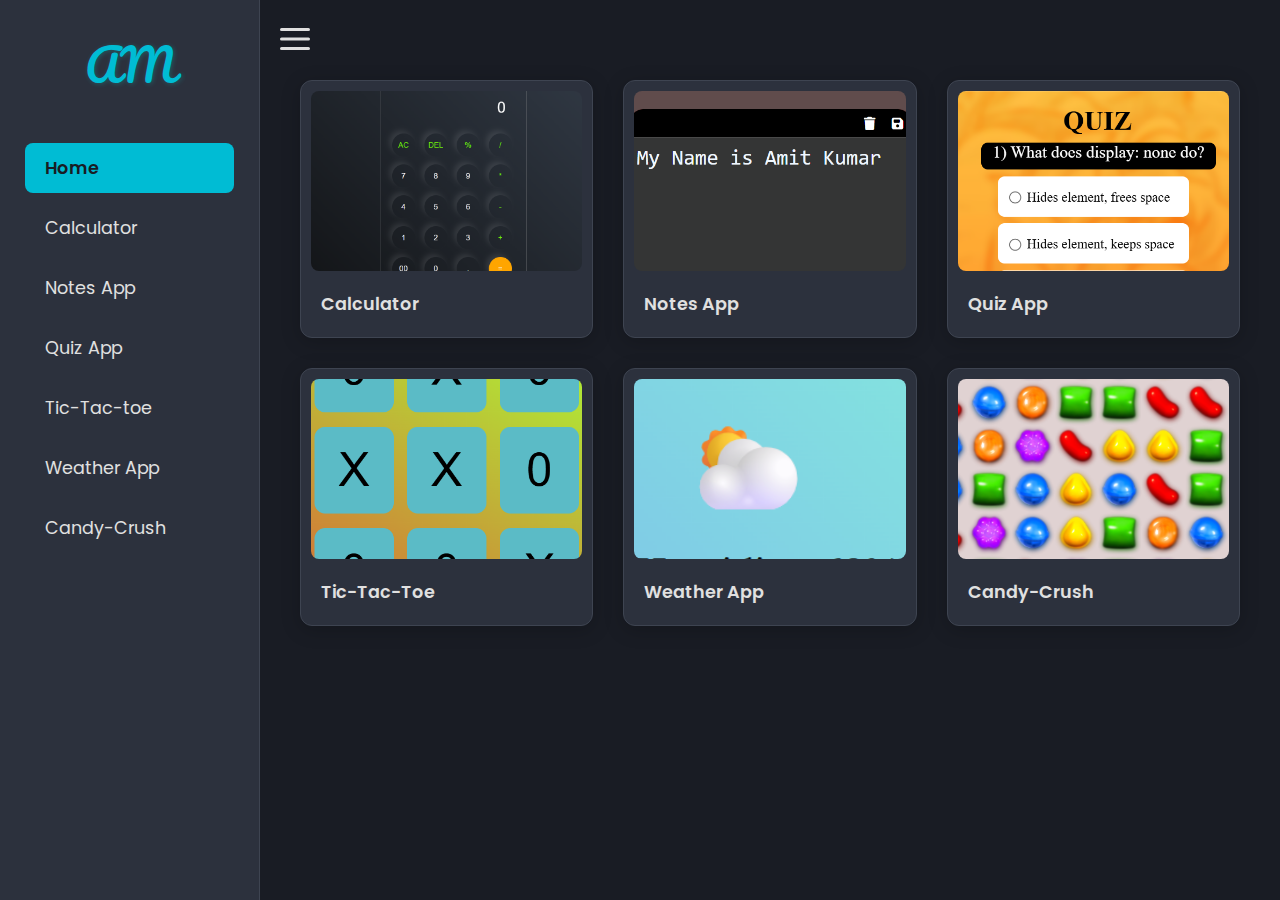
<file: index.html>
<!DOCTYPE html>
<html lang="en">
<head>
    <meta charset="UTF-8">
    <meta name="viewport" content="width=device-width, initial-scale=1.0">
    <title>Projects</title>
    <link href="https://fonts.googleapis.com/css2?family=Poppins:wght@300;400;600&family=Pacifico&display=swap" rel="stylesheet">
    <link rel="stylesheet" href="./style.css">
</head>
<body>

    <div class="page-container">
        <div class="menu-toggle">
            <div class="bar"></div>
            <div class="bar"></div>
            <div class="bar"></div>
        </div>

        <nav class="sidebar">
            <div class="sidebar-header">
                <div class="logo">AM</div>
            </div>
            <ul class="nav-links">
                <li><a href="#home" class="nav-link active">Home</a></li>
                <li><a href="./calculator/index.html" class="nav-link"> Calculator</a></li>
                <li><a href="./notesapp/index.html" class="nav-link"> Notes App</a></li>
                <li><a href="./quizapp/index.html" class="nav-link">Quiz App</a></li>
                <li><a href="./tic_tac_toe/index.html" class="nav-link">Tic-Tac-toe</a></li>
                <li><a href="./weatheer/index.html" class="nav-link">Weather App</a></li>
                <li><a href="./candy-crush/index.html" class="nav-link">Candy-Crush</a></li>
            </ul>
        </nav>

        <main class="content-area">
            <div class="home-section">
                <div class="project-grid">
                    <a href="./calculator/index.html" class="project-card">
                        <div class="image-container"><img src="./images/calcul.png" height="1000px" width="100px" alt="Calculator"></div>
                        <span> Calculator</span>
                    </a>
                    <a href="./notesapp/index.html" class="project-card">
                        <div class="image-container"><img src="./images/Notes.png" alt="Notes App"></div>
                        <span>Notes App</span>
                    </a>
                    <a href="./quizapp/index.html" class="project-card">
                        <div class="image-container"><img src="./images/quiz.png" alt="Quiz App"></div>
                        <span> Quiz App</span>
                    </a>
                    <a href="./tic_tac_toe/index.html" class="project-card">
                        <div class="image-container"><img src="./images/tic-tac.png" alt="Tic-Tac_toe"></div>
                        <span>Tic-Tac-Toe</span>
                    </a>
                    <a href="./weatheer/index.html" class="project-card">
                        <div class="image-container"><img src="./images/weather.png" alt="Weather App"></div>
                        <span>Weather App</span>
                    </a>
                    <a href="./candy-crush/index.html" class="project-card">
                        <div class="image-container"><img src="./images/candy.png" alt="Candy-Crush"></div>
                        <span>Candy-Crush</span>
                    </a>
                </div>
            </div>
            <iframe id="project-frame" src=""></iframe>
        </main>
    </div>
<script src="./script.js"></script>

</body>
</html>
</file>
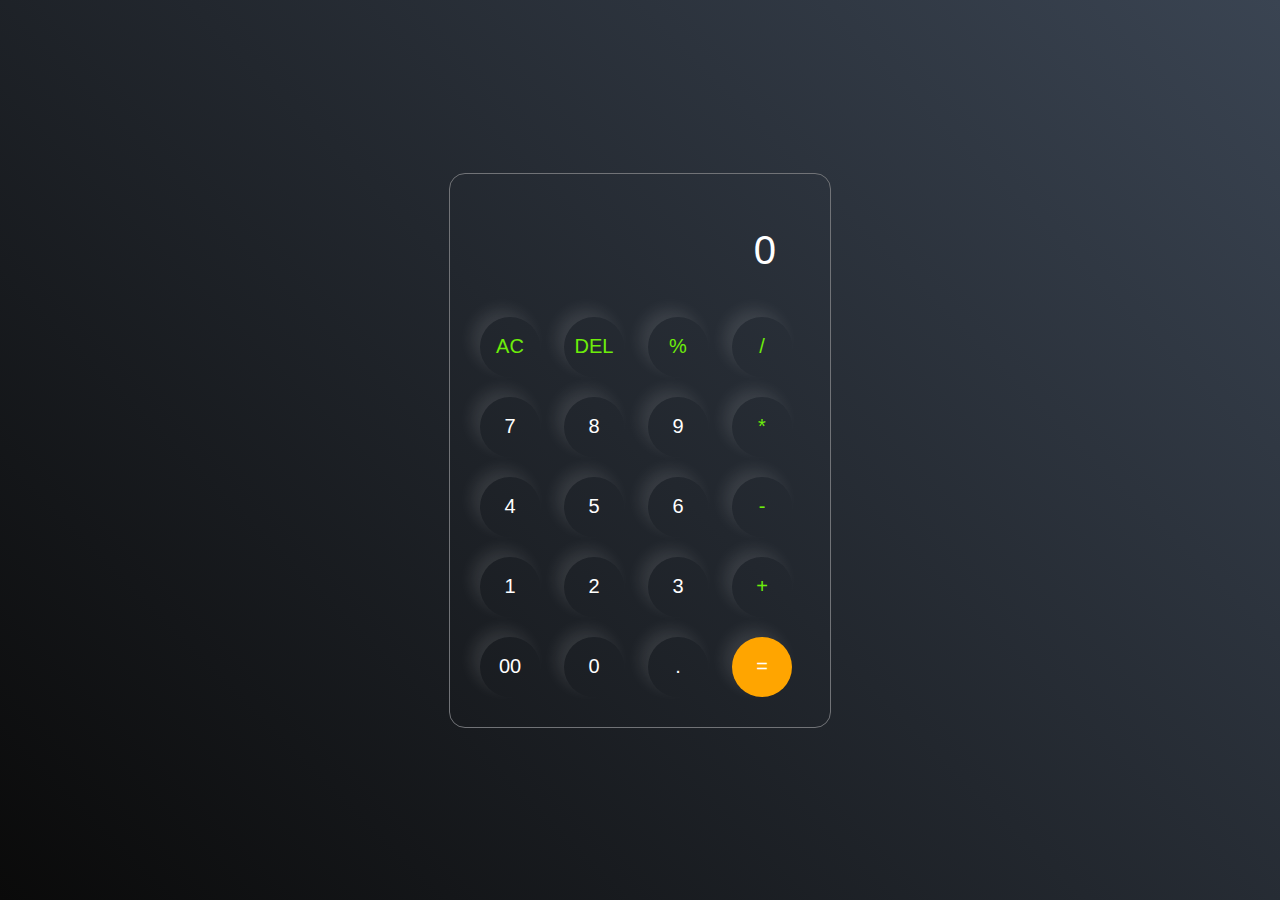
<file: calculator/index.html>
<!DOCTYPE html>
<html lang="en">
<head>
    <meta charset="UTF-8">
    <meta name="viewport" content="width=device-width, initial-scale=1.0">
    <title>Document</title>
    <link rel="stylesheet" href="./style.css">
</head>
<body>
    <div class="main">
        <div class="calculator">
            <div class="inpu">
            <input type="text" placeholder="0" class="inputbox">
            </div>
            <div class="r1">
                <button class="operator">AC</button>
                <button class="operator">DEL</button>
                <button class="operator">%</button>
                <button class="operator">/</button>
            </div>
            <div class="r1">
                <button>7</button>
                <button>8</button>
                <button>9</button>
                <button class="operator">*</button>
            </div>
            <div class="r1">
                <button>4</button>
                <button>5</button>
                <button>6</button>
                <button class="operator">-</button>
            </div>
            <div class="r1">
                <button>1</button>
                <button>2</button>
                <button>3</button>
                <button class="operator">+</button>
            </div>
            <div class="r1">
                <button>00</button>
                <button>0</button>
                <button>.</button>
                <button class="equal">=</button>
            </div>
            
        </div>
    </div>
    <script src="./script.js"></script>
</body>
</html>
</file>
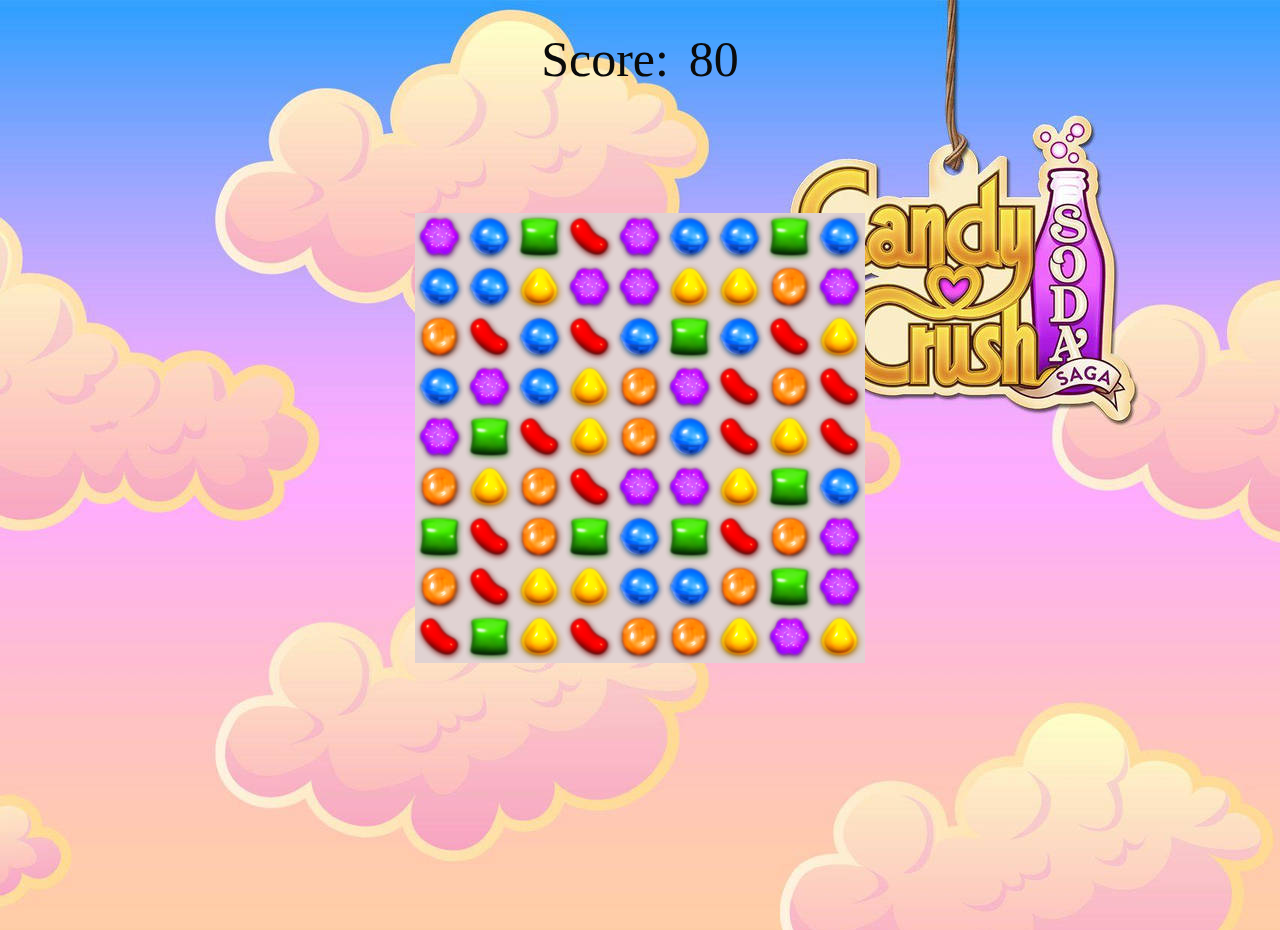
<file: candy-crush/index.html>
<!DOCTYPE html>
<html lang="en">
<head>
    <meta charset="UTF-8">
    <meta name="viewport" content="width=device-width, initial-scale=1.0">
    <title>Candy Crush</title>
    <link rel="stylesheet" href="./style.css">
</head>
<body>
    <div class="scor">Score:
        <div class="score"></div>
    </div>
    <div class="main">
        <div class="box">
        </div> 
        <div class="result hide"></div>
    </div>
    <script src="./script.js"></script>
</body>
</html>
</file>
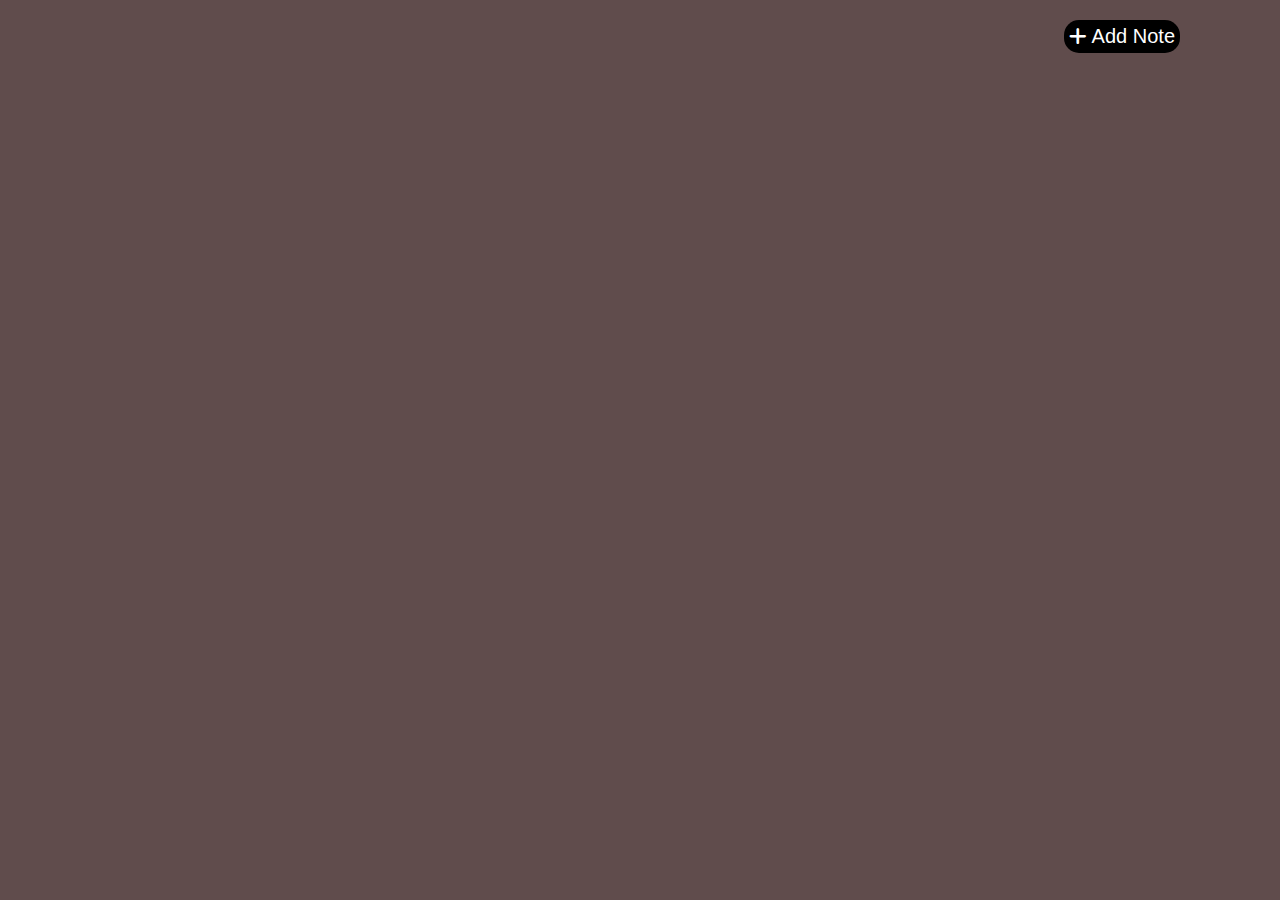
<file: notesapp/index.html>
<!DOCTYPE html>
<html lang="en">
<head>
    <meta charset="UTF-8">
    <meta name="viewport" content="width=device-width, initial-scale=1.0">
    <title>Document</title>
    <link rel="stylesheet" href="https://cdnjs.cloudflare.com/ajax/libs/font-awesome/6.7.2/css/all.min.css"
        integrity="sha512-Evv84Mr4kqVGRNSgIGL/F/aIDqQb7xQ2vcrdIwxfjThSH8CSR7PBEakCr51Ck+w+/U6swU2Im1vVX0SVk9ABhg=="
        crossorigin="anonymous" referrerpolicy="no-referrer" />
        <link rel="stylesheet" href="./style.css">
</head>
<body>
    <button class="btn">
        <i class="fa-solid fa-plus add"></i>
        Add Note</button>
        <div class="main">
            <!-- <div class="box">
        <div class="head">
        <i class="fa-solid fa-trash delete"></i>
        <i class="fa-solid fa-floppy-disk save"></i>
        </div>
        <div class="text">
            <textarea name="amit" id="kr" placeholder="write your notes here"></textarea>
        </div>
    </div> -->
        </div>
    
    <script src="./script.js"></script>
    
</body>
</html>
</file>
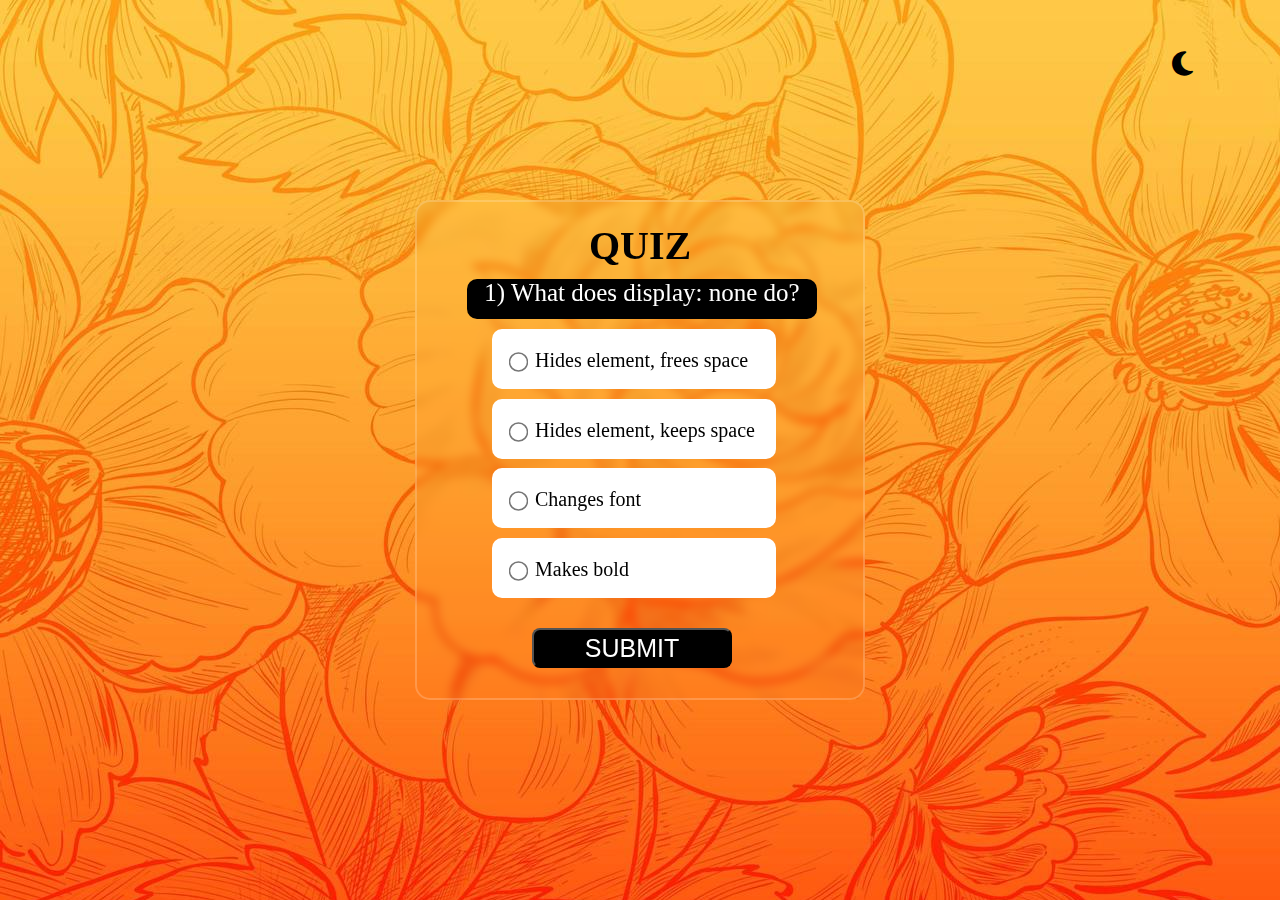
<file: quizapp/index.html>
<!DOCTYPE html>
<html lang="en">

<head>
    <meta charset="UTF-8">
    <meta name="viewport" content="width=device-width, initial-scale=1.0">
    <title>Document</title>
     <link rel="stylesheet" href="https://cdnjs.cloudflare.com/ajax/libs/font-awesome/6.7.2/css/all.min.css"
        integrity="sha512-Evv84Mr4kqVGRNSgIGL/F/aIDqQb7xQ2vcrdIwxfjThSH8CSR7PBEakCr51Ck+w+/U6swU2Im1vVX0SVk9ABhg=="
        crossorigin="anonymous" referrerpolicy="no-referrer" />
    <link rel="stylesheet" href="./style.css">
</head>

<body class="body ">

    <div class="main">
         <div class="day-night ">
      <i class="fa-solid fa-moon bord night"></i>
        <i class="fa-solid fa-sun fa-flip-both bord day"></i>
     </div>
    <div class="box">
        <h1 class="title">QUIZ</h1>
        <div class="question">quetion is written here</div>
        <div class="options op1">
            <label><input type="radio" name="h" class="rad" value="a"><span class="wwo">kajj</span></label>
        </div>
        <div class="options op2">
            <label><input type="radio" name="h" class="rad" value="b"><span class="wwo">kajj</span></label>
        </div>
        <div class="options op3">
            <label><input type="radio" name="h" class="rad" value="c"><span class="wwo">kajj</span></label>
        </div>
        <div class="options op4">
            <label><input type="radio" name="h" class="rad" value="d"><span class="wwo">kajj</span></label>
        </div>
        <button class="btn" onclick="submitquiz()">SUBMIT</button>
    </div>
    </div>


    <script src="./script.js"></script>
</body>

</html>
</file>
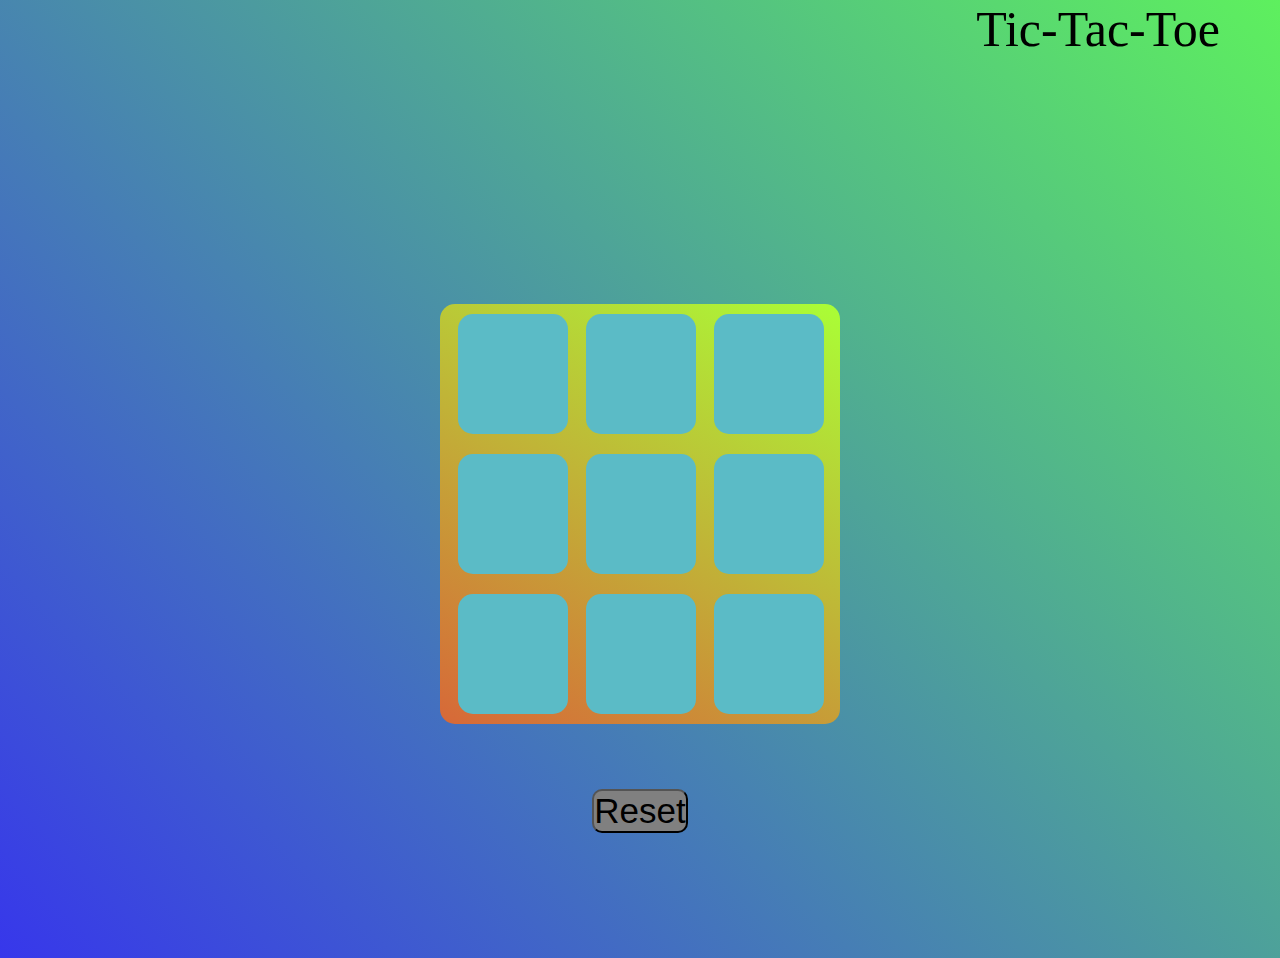
<file: tic_tac_toe/index.html>
<!DOCTYPE html>
<html lang="en">
<head>
    <meta charset="UTF-8">
    <meta name="viewport" content="width=device-width, initial-scale=1.0,maximum-scale=1,user-scalable=no">
    <title>Document</title>
    <link rel="stylesheet" href="./style.css">
</head>
<body>
    <div class="tic">Tic-Tac-Toe</div>
    <div class="main">
        <div class="winner hide">
            <h1></h1>
        </div>
        <div class="container">
            <button class="box"></button>
            <button class="box"></button>
            <button class="box"></button>
            <button class="box"></button>
            <button class="box"></button>
            <button class="box"></button>
            <button class="box"></button>
            <button class="box"></button>
            <button class="box"></button>
        </div>
         <div class="reset">
            <button class="reset-btn">Reset</button>
        </div>
    </div>
    
    <script src="./script.js"></script>
</body>
</html>
</file>
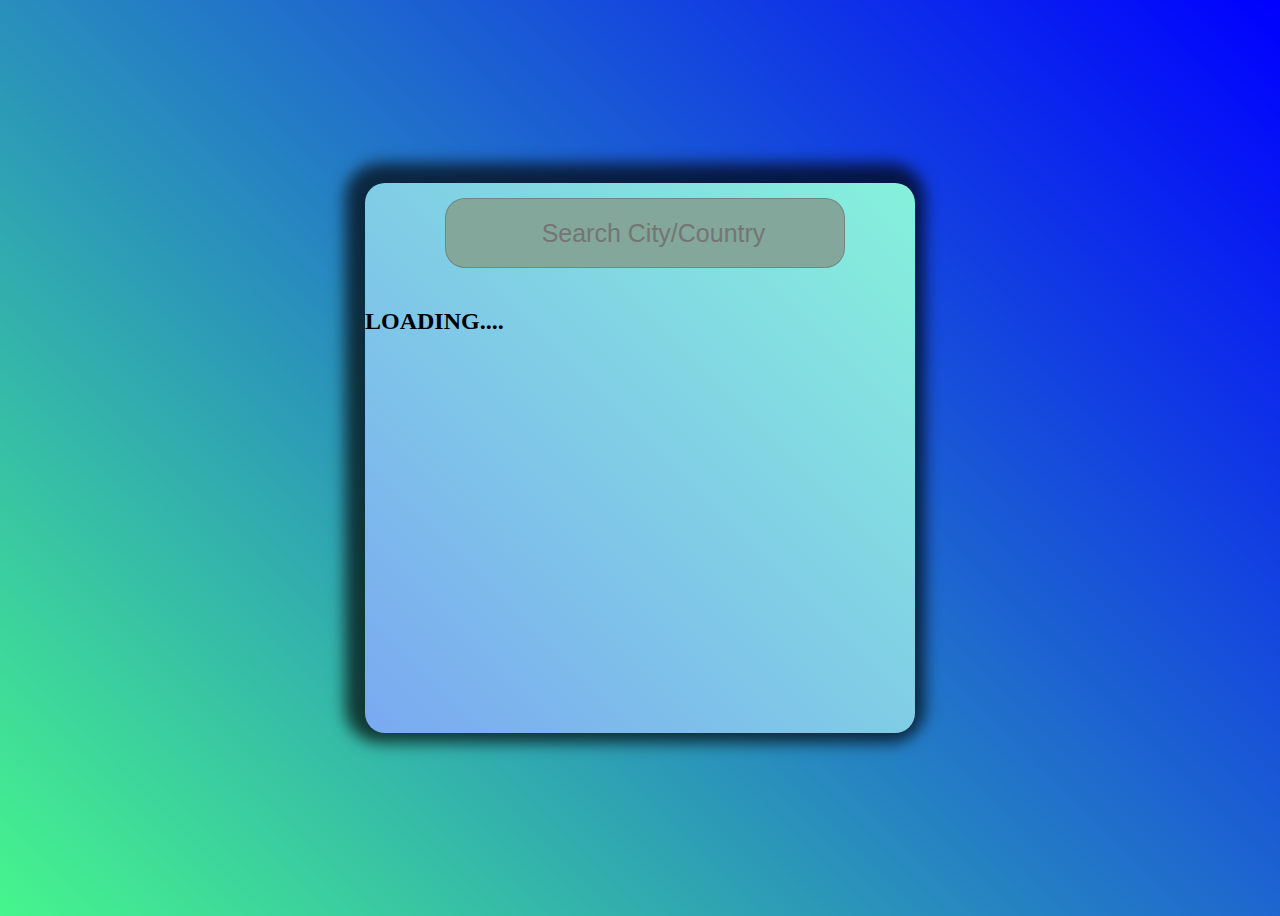
<file: weatheer/index.html>
<!DOCTYPE html>
<html lang="en">

<head>
    <meta charset="UTF-8">
    <meta name="viewport" content="width=device-width, initial-scale=1.0">
    <title>Document</title>
    <link rel="stylesheet" href="https://cdnjs.cloudflare.com/ajax/libs/font-awesome/6.7.2/css/all.min.css"
        integrity="sha512-Evv84Mr4kqVGRNSgIGL/F/aIDqQb7xQ2vcrdIwxfjThSH8CSR7PBEakCr51Ck+w+/U6swU2Im1vVX0SVk9ABhg=="
        crossorigin="anonymous" referrerpolicy="no-referrer" />
    <link rel="stylesheet" href="./style.css">
</head>

<body>
    <div class="main">
        <div class="weather">
            <div class="input-search">
                <form action="">
                    <input type="search" class="input-box" placeholder="Search City/Country">
                </form>
                <!-- <button><i class="fa-solid fa-magnifying-glass"></i></button> -->
            </div>
            <div class="show">
                <!-- <div class="placename">New York</div>
            <div class="temp">
                27°C <div class="icon"><img src="sun.png" height="60px" width="60px"></div>
            </div>
            <div class="other">
                <div class="wind">Wind: 15 km/h</div>
                <div class="humidity">Humidity: 30%</div>
            </div>
            <div class="nextdays">
                <div class="box">
                    <div class="date">Mon</div>
                    <div class="icon"><img src="sun.png" height="40px" width="40px"></div>
                    <div class="tempt">28°</div>
                </div>
                <div class="box">
                    <div class="date">Mon</div>
                    <div class="icon"><img src="sun.png" height="40px" width="40px"></div>
                    <div class="tempt">28°</div>
                </div>
                <div class="box">
                    <div class="date">Mon</div>
                    <div class="icon"><img src="sun.png" height="40px" width="40px"></div>
                    <div class="tempt">28°</div>
                </div>
                <div class="box">
                    <div class="date">Mon</div>
                    <div class="icon"><img src="sun.png" height="40px" width="40px"></div>
                    <div class="tempt">28°</div>
                </div>
            </div> 
            -->
            </div>
        </div>
    </div>
    <script src="./script.js"></script>
</body>

</html>
</file>
<file: style.css>
/* Basic Setup & Fonts */
        :root {
            /* 4) New professional color palette */
            --primary-bg: #191c24; 
            --secondary-bg: #2c313d;
            --text-color: #e0e0e0;
            --accent-color: #00bcd4; /* A vibrant cyan */
            --hover-color: #3e4451;
            --sidebar-width: 260px;
        }

        body {
            margin: 0;
            font-family: 'Poppins', sans-serif;
            background-color: var(--primary-bg);
            color: var(--text-color);
            overflow: hidden;
        }

        /* Main Layout Container */
        .page-container {
            display: flex;
            height: 100vh;
        }

        /* Sidebar Styling */
        .sidebar {
            width: var(--sidebar-width);
            min-width: var(--sidebar-width);
            background-color: var(--secondary-bg);
            border-right: 1px solid var(--hover-color);
            padding: 25px;
            box-sizing: border-box;
            display: flex;
            flex-direction: column;
            transition: transform 0.4s ease-in-out;
            height: 100%;
            z-index: 10;
        }
         .sidebar-header {
            margin-bottom: 40px;
        }

        /* 3) Cursive Logo */
        .logo {
            font-family: 'Pacifico', cursive;
            font-size: 2.8rem;
            color: var(--accent-color);
            text-shadow: 1px 1px 5px rgba(0, 255, 255, 0.2);
            user-select: none;
            text-align: center;
        }
        
        /* Navigation Links */
        .nav-links {
            list-style: none;
            padding: 0;
            margin: 0;
            display: flex;
            flex-direction: column;
            gap: 10px; 
        }

        .nav-links a {
            color: var(--text-color);
            text-decoration: none;
            font-size: 1.1rem;
            padding: 12px 20px;
            border-radius: 8px;
            display: block;
            font-weight: 400;
            transition: all 0.3s ease;
        }

        .nav-links a:hover {
            background-color: var(--hover-color);
        }

        .nav-links a.active {
            background-color: var(--accent-color);
            color: var(--primary-bg);
            font-weight: 600;
        }

        /* Menu Toggle Button */
        .menu-toggle {
            position: fixed;
            top: 28px;
            left: 20px;
            width: 30px;
            height: 22px;
            cursor: pointer;
            z-index: 100;
            transition: all 0.4s ease-in-out;
        }
            .menu-toggle .bar {
            width: 100%;
            height: 3px;
            background-color: var(--text-color);
            border-radius: 2px;
            transition: all 0.3s ease-in-out;
            position: absolute;
        }

        .menu-toggle .bar:nth-child(1) { top: 0; }
        .menu-toggle .bar:nth-child(2) { top: 50%; transform: translateY(-50%); }
        .menu-toggle .bar:nth-child(3) { bottom: 0; }

        .is-active .bar:nth-child(1) { top: 50%; transform: translateY(-50%) rotate(45deg); }
        .is-active .bar:nth-child(2) { opacity: 0; }
        .is-active .bar:nth-child(3) { bottom: 50%; transform: translateY(50%) rotate(-45deg); }


        /* Content Area */
        .content-area {
            flex-grow: 1;
            padding: 0;
            transition: all 0.4s ease-in-out;
            height: 100vh;
            overflow-y: auto; 
        }
        
        /* 1) Added padding-top to prevent menu bar overlap */
        .home-section {
            padding: 80px 40px 40px 40px; 
            box-sizing: border-box;
        }

        .project-grid {
            display: grid;
            grid-template-columns: repeat(auto-fit, minmax(280px, 1fr));
            gap: 30px;
        }

        .project-card {
            background-color: var(--secondary-bg);
            border-radius: 12px;
            overflow: hidden;
            text-decoration: none;
            color: var(--text-color);
            box-shadow: 0 4px 20px rgba(0, 0, 0, 0.2);
            transition: transform 0.3s ease, box-shadow 0.3s ease;
            border: 1px solid var(--hover-color);
        }
        .project-card:hover {
            transform: translateY(-5px);
            box-shadow: 0 8px 25px rgba(0, 188, 212, 0.2);
        }
          /* 2) Padding for image container and style for the image */
        .project-card .image-container {
            padding: 10px; /* Padding around the image */
        }
        .project-card img {
            width: 100%;
            height: 180px;
            object-fit: cover;
            display: block;
            border-radius: 8px; /* Rounded corners for the image */
        }
        .project-card span {
            display: block;
            padding: 10px 20px 20px 20px;
            font-size: 1.1rem;
            font-weight: 600;
        }

        /* Iframe for Projects */
        iframe {
            width: 100%;
            height: 100%;
            border: none;
            display: none;
        }

        /* Collapsed State */
        .sidebar-hidden .sidebar {
            transform: translateX(-100%);
        }

        .sidebar-hidden .content-area {
            padding: 20px;
            box-sizing: border-box;
        }

        /* Move menu button to the right of the visible sidebar */
        .page-container:not(.sidebar-hidden) .menu-toggle {
            left: calc(var(--sidebar-width) + 20px);
        }
</file>
<file: calculator/style.css>
*{
    margin: 0;
    padding: 0;
    box-sizing: border-box;
}
body{
    width: 100%;
    min-height: 100vh;
    display: flex;
    justify-content: center;
    align-items:center;
    background: linear-gradient(45deg,#0a0a0a,#3a4452);
}
.calculator{
    border: 1px solid #717377;
    background-color: aquamarine;
    padding: 20px;
    background: transparent;
    border-radius: 16px;
    box-shadow: 0 3 15 rgb(113, 115, 119,0.5);
}
.calculator input{
    width: 320px;
    border: none;
    padding: 24px;
    margin:10px;
    background: transparent;
    box-shadow: 0px 3px 15px(84,84,84,0.1);
    font-size: 40px;
    text-align: right;
    cursor: pointer;
    
}
input::placeholder{
    color: white;
}
button{
  border: none;
  width: 60px;
  height: 60px;
  margin:10px;
  border-radius: 50%;
  background: transparent;
  color: white;
  font-size: 20px;
  box-shadow: -8px -8px 15px rgba(255, 255, 255, 0.1);
  cursor: pointer;
}
.equal{
    background-color:orange ;
}
.operator{
    color: #6dee0a;
}
</file>
<file: candy-crush/style.css>
*{
    margin: 0;
    padding: 0;
    box-sizing: border-box;
}
body{
    height: 100vh;
    background:url(candy-crush-saga-the-soda-version-sxg9uzn4ewa49f2j.jpg)

}
.scor{
    font-size: 50px;
    display: flex;
    justify-content: center;
    margin-top: 30px;
    margin-bottom: -100px;
    color: rgb(11, 11, 11);
} 
.score{
    padding-left: 20px;
}  
.main{
    height: 100vh;
    display: flex;
    justify-content: center;
    align-items: center;
}
.box{
    height: 450px;
    width: 450px;
    background: rgb(224, 210, 210);
    display: flex;
    flex-wrap: wrap;
}
.result{
     height: 450px;
    width: 450px;
    background: rgb(224, 210, 210);
    display: flex;
    flex-wrap: wrap;
}
.box img{
    height: 50px;
    width: 50px;
}
.hide{
    display: none;
}
</file>
<file: quizapp/style.css>
*{
    padding: 0;
    margin: 0;
    box-sizing: border-box;
}
body{
 display: flex;
 align-items: center;
 justify-content: center;
 height: 100vh;
 background-image: url(decorative-yellow-orange-gradient-floral-card-vector.jpg);
}
.day-night{
    font-size: 28px;
    position: absolute;
    top: 0;
    right: 0;
    padding: 20px;
    margin: 30px;
    margin-right: 50px;
}

.box{
    padding: 20px;
      background: transparent;
    border: 2px solid rgba(255,255,255,.2);
    backdrop-filter: blur(5px);
    box-shadow: 0 0 10px rgba(0,0,0,0,.2);
    
    width: 450px;
    height: 500px;
    display: grid;
    border-radius: 15px;
}
.day{
    position: relative;
    opacity: 0;
    pointer-events: none;
    padding: 5px; 
    color: white;
}
.night{
    position: absolute;
    opacity: 1;
    

}
.dark{
    .day{
        opacity: 1;
        pointer-events: auto;
    }
    .night{
        opacity: 0;
        pointer-events: none;
    }
    background-image: url(eTgd2o2.jpg);
    .title{
        color: white;
    }
    
}
.title{
    text-align: center;
    font-size: 40px;
}
.question{
    margin-left: 30px;
    font-size: 25px;
    background-color: black;
    color: white;
    height: 40px;
    width:350px;
    text-align: center;
    border-radius: 10px;
    overflow: hidden;
}
.options{
    font-size: 20px;
    background-color: white;
    height: 60px;
    border-radius: 10px;
    width: 70%;
    margin-left: 55px;
    padding: 20px;
    

    
}



.rad{
    transform: scale(1.5) translateY(1px);
    margin-right: 10px;

}
.options:hover{
    background-color: rgb(95, 227, 24);
}
.btn{
    background-color: black;
    color: white;
    font-size: 25px;
    width: 200px;
    height: 40px;
    margin-left: 95px;
    margin-top: 20px;
    border-radius: 8px;
}
.btn:hover{
    background-color: rgb(41, 41, 41);
}
.result{
     font-size: 50px;
}
</file>
<file: tic_tac_toe/style.css>
*{
    margin:0;
    padding: 0;
   box-sizing: border-box;
}
body{
    background: linear-gradient(45deg,rgb(55, 55, 235),rgb(94, 240, 94));
}

.main{
    height: 100vh;
    display: flex;
    justify-content: center;
    align-items: center;
     flex-direction: column;
}
.container{
    height: 420px;
    width: 400px;
    background: linear-gradient(30deg,rgb(215, 104, 56),rgb(170, 254, 54));
    border-radius: 15px;
    display: flex;
    flex-wrap: wrap;
}
.container button{
    font-size: 64px;
    height: 120px;
    width: 110px;
    margin-left: 18px;
    margin-top: 10px;
    border-radius: 15px;
    border: none;
    color: black;
    background-color: rgb(91, 187, 198);
}
.reset button{
    font-size: 35px;
    background: grey;
    border-radius: 10px;
    flex-direction: column;
    margin-top: 65px;
}

.winner{
    margin-top: 30px;
    height: 90px;
    font-size: 60px;
}
.tic{
    font-size: 50px;
    text-align: right;
    margin-right: 60px;

}
</file>
<file: weatheer/style.css>
body{
   background:linear-gradient(45deg,rgb(70, 245, 140),blue)
}
.main{
    min-height: 100vh;
    display: flex;
    justify-content: center;
    align-items: center;
}
.weather{
    background:linear-gradient(45deg,rgb(122, 169, 241),rgb(134, 241, 219));
    border: 1px solid rgb(27, 27, 27,.2);
    height:550px;
    width: 550px;
    background-color: white;
    border-radius: 20px;
    box-shadow:  -5px -5px 15px  15px rgba(0, 0, 0, 0.683);
    border : none;
}

.input-box{
    background: rgb(131, 167, 154) ;
    padding-left: 40px;
    height: 70px;
    width: 400px;
    margin-right: 10px;
    margin-bottom: 20px;
    margin-top: 15px;
    margin-left: 80px;
    border: 1px solid rgb(27, 27, 27,.2);
    border-radius: 20px;
    font-size: 25px;
}
.input-box::placeholder{
     text-align: center;
}
.input-search button{
    font-size: 35px;
    transform: translateY(4px);
    border: 1px solid rgb(27, 27, 27,.2);
    border-radius: 15px;
    background: transparent;
}
.input-search i{
    color: rgb(66, 66, 66);
}
.placename{
    text-transform: capitalize;
    font-size: 50px;
    margin-left: 30px;
}
.temp{
    display: flex;
    margin-top: 10px;
    margin-left: 30px;
    font-size: 70px;
}
.icon{
    transform: translateY(-9px),translateX(7px);
    
    margin-left: 35px;
}
.other{
    display: flex;
    font-size: 30px;
}
.wind{
    margin-top: 20px;
    margin-left:30px;
}
.humidity{
    margin-top: 20px;
    margin-left: 50px;
}
.nextdays{
    display: flex;
    margin-top: 30px;
    margin-left: 10px;
}
.box{
    background-color: rgb(131, 167, 154);
    border: 1px solid rgb(27, 27, 27,.2);
    border-radius: 15px;
    height: 150px;
    width: 120px;
    margin-left: 10px;
    display: grid;
}
.box .date{
    text-align: center;
    font-size: 30px;

}
.box .icon{
    font-size: 35px;
   transform: translateX(-5px);
}
.box .tempt{
    text-align: center;
    font-size: 30px;
    transform: translateX(4px);
}
</file>
<file: notesapp/style.css>
@import url(https://cdnjs.cloudflare.com/ajax/libs/font-awesome/6.7.2/css/all.min.css);
*{
    margin: 0;
    padding: 0;
    box-sizing: border-box;
}
body{
    background: rgb(96, 76, 76);
   
}
.main{
 display: flex;
 flex-wrap: wrap;
   margin-left: 20px;
}
.box{
    height: 300px;
    width: 400px;
    background-color: rgb(164, 64, 64);
    margin-top: 80px;
    margin-left: 30px;
    margin-right: 30px;
    border-radius: 20px;

}
.box:hover{
    .head{
        background-color: rgb(52, 145, 145);
    }
}
.head{
    border-top-left-radius: 20PX;
    border-top-right-radius: 20px;
    background-color: black;
    color: white;
    height: 40px;
    font-size: 18px;
    display: flex;
    justify-content: right;
}
.head i{
   padding: 12px;
}
.head i:hover{
    font-size: 25px;
    
}
.text textarea{
   height: 300px;
   width: 400px;
   font-size: 30px;
   border-end-end-radius: 20px;
   border-bottom-left-radius: 20px;
   background-color: rgb(52, 53, 53);
   padding: 10px;
   color: aliceblue;
}
.btn{
   position: fixed;
   right:100px;
   top:20px;
   background-color: black;
   color: white;
   padding: 5px;
   font-size: 20px;
   border-radius: 15px;
   border: none;
}
.btn:hover{
    background-color: rgb(52, 145, 145);
   font-size:23px;
}
</file>
